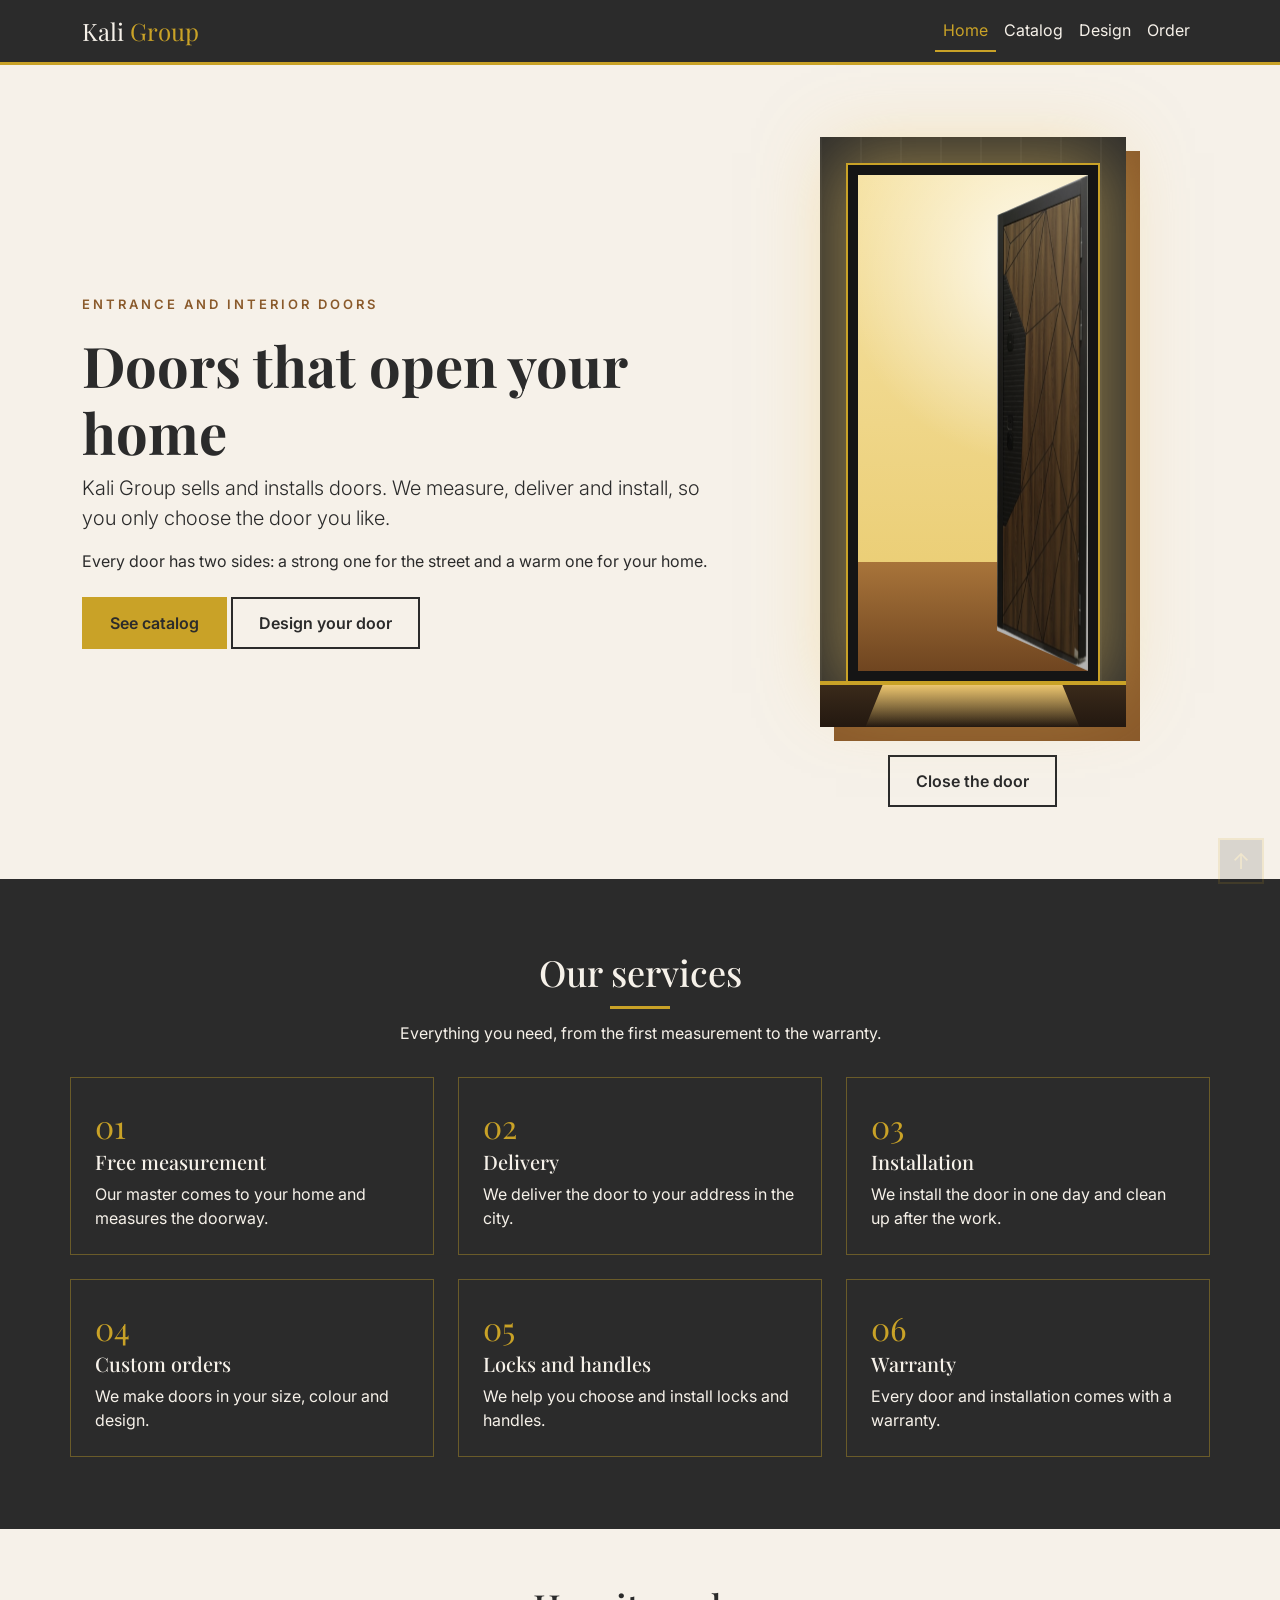
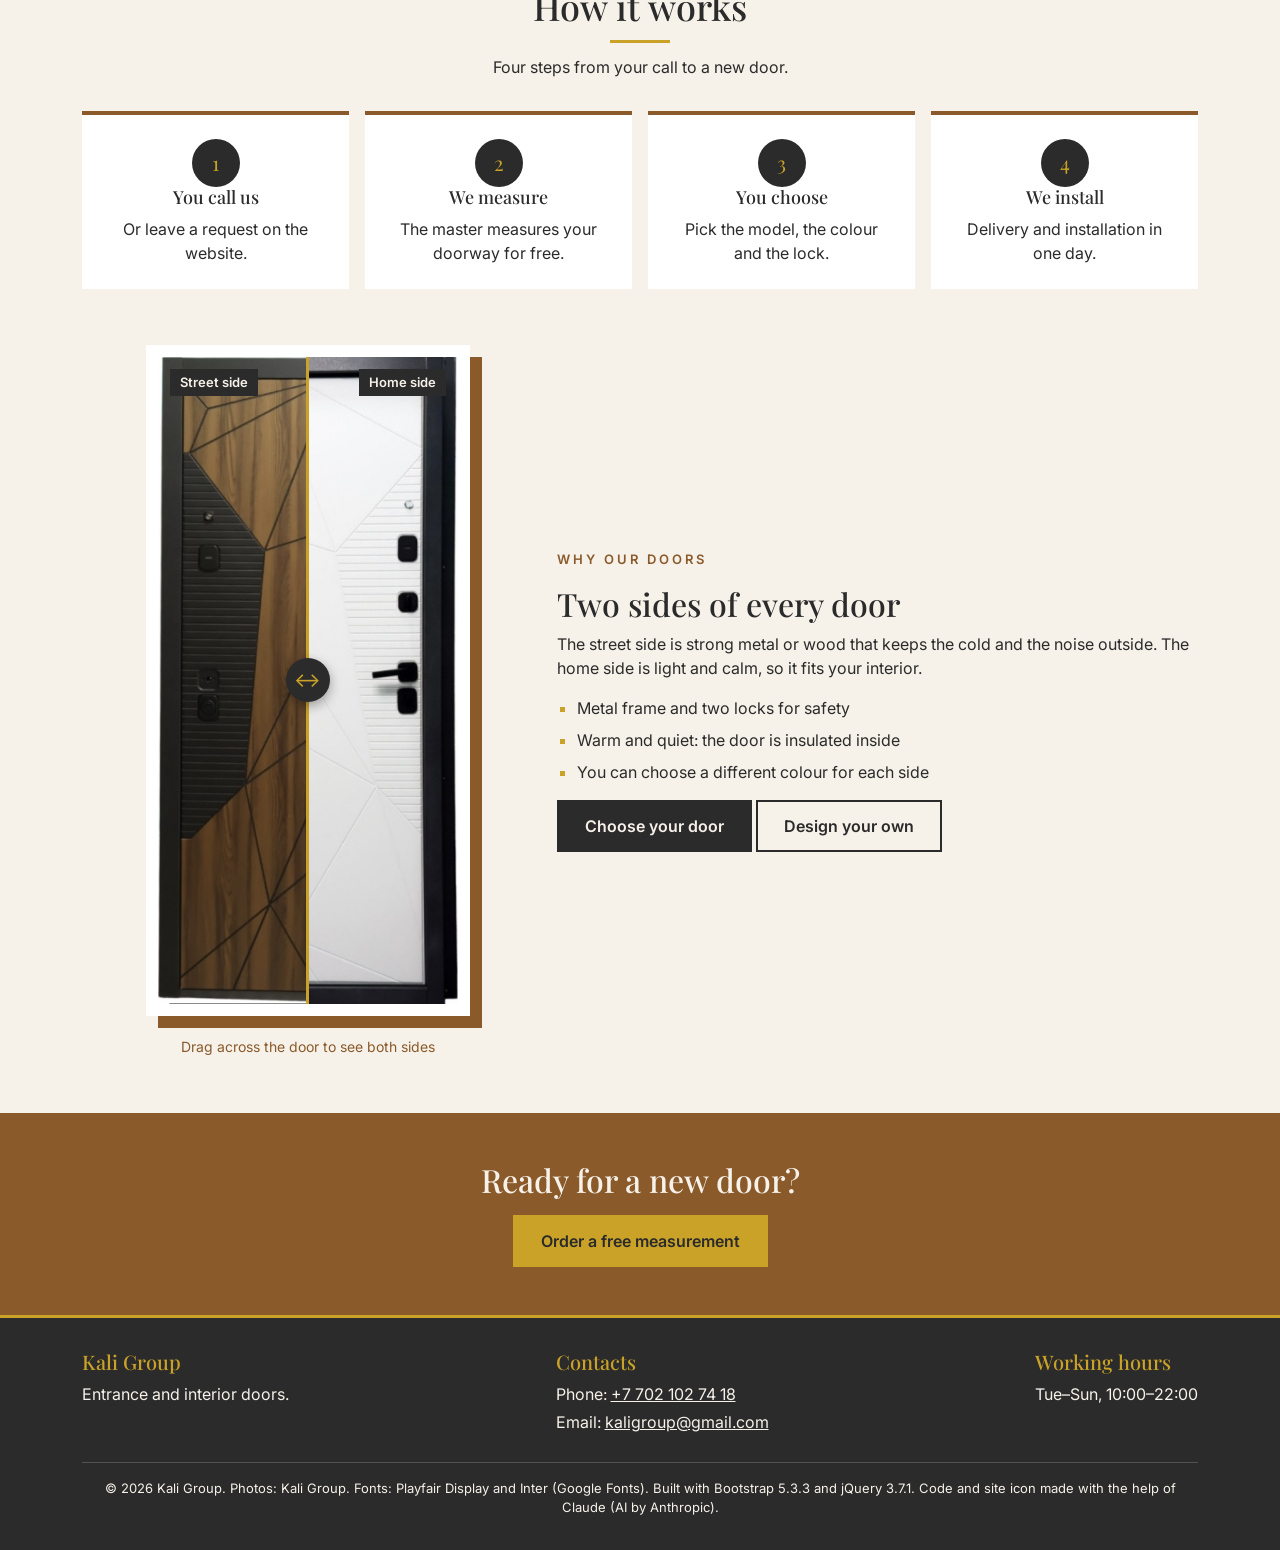
<file: index.html>
<!DOCTYPE html>
<html lang="en">
<head>
  <meta charset="UTF-8">
  <meta name="viewport" content="width=device-width, initial-scale=1">
  <title>Kali Group | Doors that open your home</title>
  <meta name="description" content="Kali Group sells and installs entrance and interior doors. Choose a door, design your own and order a free measurement.">
  <meta name="theme-color" content="#2b2b2b">

  <link rel="icon" href="favicon.svg" type="image/svg+xml">
  <link rel="icon" href="images/favicon-32.png" sizes="32x32" type="image/png">
  <link rel="icon" href="favicon.ico" sizes="48x48">
  <link rel="apple-touch-icon" href="images/apple-touch-icon.png">

  <link href="https://fonts.googleapis.com/css2?family=Inter:wght@400;600&family=Playfair+Display:wght@600;700&display=swap" rel="stylesheet">
  <link href="https://cdn.jsdelivr.net/npm/bootstrap@5.3.3/dist/css/bootstrap.min.css" rel="stylesheet">
  <link href="css/style.css" rel="stylesheet">
</head>
<body>

  <header class="sticky-top">
    <nav class="navbar navbar-expand-md site-nav" aria-label="Main menu">
      <div class="container">
        <a class="navbar-brand" href="index.html">Kali <span>Group</span></a>

        <button class="navbar-toggler" type="button" data-bs-toggle="collapse" data-bs-target="#mainMenu"
                aria-controls="mainMenu" aria-expanded="false" aria-label="Open menu">
          <span class="navbar-toggler-icon"></span>
        </button>

        <div class="collapse navbar-collapse" id="mainMenu">
          <ul class="navbar-nav ms-auto">
            <li class="nav-item"><a class="nav-link active" href="index.html" aria-current="page">Home</a></li>
            <li class="nav-item"><a class="nav-link" href="catalog.html">Catalog</a></li>
            <li class="nav-item"><a class="nav-link" href="design.html">Design</a></li>
            <li class="nav-item"><a class="nav-link" href="order.html">Order <span class="cart-count d-none" aria-label="doors in your order">0</span></a></li>
          </ul>
        </div>
      </div>
    </nav>
  </header>

  <main>

    <section class="hero">
      <div class="container">
        <div class="row align-items-center g-4">

          <div class="col-12 col-md-7 text-center text-md-start">
            <p class="kicker">Entrance and interior doors</p>
            <h1>Doors that open your home</h1>
            <p class="lead">Kali Group sells and installs doors. We measure, deliver and install, so you only choose the door you like.</p>
            <p class="d-none d-md-block">Every door has two sides: a strong one for the street and a warm one for your home.</p>

            <a href="catalog.html" class="button mt-2">See catalog</a>
            <a href="design.html" class="button button-line mt-2">Design your door</a>
          </div>

          <div class="col-12 col-md-5">
            <div class="door-stage" id="doorScene">
              <div class="door-frame">
                <div class="door-room"></div>
                <div class="door-leaf" role="img" aria-label="Modern door with a walnut street side"></div>
              </div>
              <div class="door-floor"><div class="door-light"></div></div>
            </div>
            <button type="button" class="button button-line door-toggle" id="doorToggle" aria-pressed="false">Open the door</button>
          </div>

        </div>
      </div>
    </section>

    <section class="services" id="services">
      <div class="services-inner">
        <h2 class="section-title">Our services</h2>
        <p class="section-text">Everything you need, from the first measurement to the warranty.</p>

        <div class="services-list">
          <article class="service-item">
            <p class="service-number">01</p>
            <h3>Free measurement</h3>
            <p>Our master comes to your home and measures the doorway.</p>
          </article>
          <article class="service-item">
            <p class="service-number">02</p>
            <h3>Delivery</h3>
            <p>We deliver the door to your address in the city.</p>
          </article>
          <article class="service-item">
            <p class="service-number">03</p>
            <h3>Installation</h3>
            <p>We install the door in one day and clean up after the work.</p>
          </article>
          <article class="service-item">
            <p class="service-number">04</p>
            <h3>Custom orders</h3>
            <p>We make doors in your size, colour and design.</p>
          </article>
          <article class="service-item">
            <p class="service-number">05</p>
            <h3>Locks and handles</h3>
            <p>We help you choose and install locks and handles.</p>
          </article>
          <article class="service-item">
            <p class="service-number">06</p>
            <h3>Warranty</h3>
            <p>Every door and installation comes with a warranty.</p>
          </article>
        </div>
      </div>
    </section>

    <section class="section" id="steps">
      <div class="container">
        <h2 class="section-title">How it works</h2>
        <p class="section-text">Four steps from your call to a new door.</p>

        <div class="steps">
          <article class="step">
            <p class="step-number">1</p>
            <h3>You call us</h3>
            <p>Or leave a request on the website.</p>
          </article>
          <article class="step">
            <p class="step-number">2</p>
            <h3>We measure</h3>
            <p>The master measures your doorway for free.</p>
          </article>
          <article class="step">
            <p class="step-number">3</p>
            <h3>You choose</h3>
            <p>Pick the model, the colour and the lock.</p>
          </article>
          <article class="step">
            <p class="step-number">4</p>
            <h3>We install</h3>
            <p>Delivery and installation in one day.</p>
          </article>
        </div>
      </div>
    </section>

    <section class="section pt-0" id="two-sides">
      <div class="container">
        <div class="row align-items-center g-4">

          <div class="col-12 col-md-5 order-2 order-md-1">
            <div class="photo-frame compare-frame mb-0">
              <div class="compare" id="compare">
                <img src="images/door-modern-inside.jpg" alt="Modern door, white home side with lines">
                <div class="compare-top"><img src="images/door-modern-outside.jpg" alt="Modern door, walnut street side with lines"></div>
                <input type="range" class="compare-range" id="compareRange" min="0" max="100" value="50" aria-label="Move to compare the street side and the home side of the door">
                <span class="compare-line"></span>
                <span class="compare-knob" aria-hidden="true">↔</span>
                <span class="compare-tag compare-tag-left">Street side</span>
                <span class="compare-tag compare-tag-right">Home side</span>
              </div>
            </div>
            <p class="compare-hint">Drag across the door to see both sides</p>
          </div>

          <div class="col-12 col-md-7 order-1 order-md-2">
            <p class="kicker">Why our doors</p>
            <h2>Two sides of every door</h2>
            <p>The street side is strong metal or wood that keeps the cold and the noise outside. The home side is light and calm, so it fits your interior.</p>
            <ul class="check-list">
              <li>Metal frame and two locks for safety</li>
              <li>Warm and quiet: the door is insulated inside</li>
              <li>You can choose a different colour for each side</li>
            </ul>
            <a href="catalog.html" class="button button-dark">Choose your door</a>
            <a href="design.html" class="button button-line">Design your own</a>
          </div>

        </div>
      </div>
    </section>

    <section class="cta">
      <h2>Ready for a new door?</h2>
      <a href="order.html" class="button">Order a free measurement</a>
    </section>

  </main>

  <footer class="site-footer">
    <div class="container">
      <div class="footer-inner">
        <div>
          <h3>Kali Group</h3>
          <p>Entrance and interior doors.</p>
        </div>
        <div>
          <h3>Contacts</h3>
          <p>Phone: <a href="tel:+77021027418">+7 702 102 74 18</a></p>
          <p>Email: <a href="mailto:kaligroup@gmail.com">kaligroup@gmail.com</a></p>
        </div>
        <div>
          <h3>Working hours</h3>
          <p>Tue–Sun, 10:00–22:00</p>
        </div>
      </div>
      <p class="footer-credit">&copy; 2026 Kali Group. Photos: Kali Group. Fonts: Playfair Display and Inter (Google Fonts). Built with Bootstrap 5.3.3 and jQuery 3.7.1. Code and site icon made with the help of Claude (AI by Anthropic).</p>
    </div>
  </footer>

  <button type="button" class="to-top" id="toTop" aria-label="Back to top">↑</button>
  <div class="toast-note" id="toast" role="status" aria-live="polite"></div>

  <script src="https://cdn.jsdelivr.net/npm/jquery@3.7.1/dist/jquery.min.js"></script>
  <script src="https://cdn.jsdelivr.net/npm/bootstrap@5.3.3/dist/js/bootstrap.bundle.min.js"></script>
  <script src="js/shared.js"></script>
  <script src="js/effects.js"></script>
  <script src="js/home.js"></script>
</body>
</html>
</file>
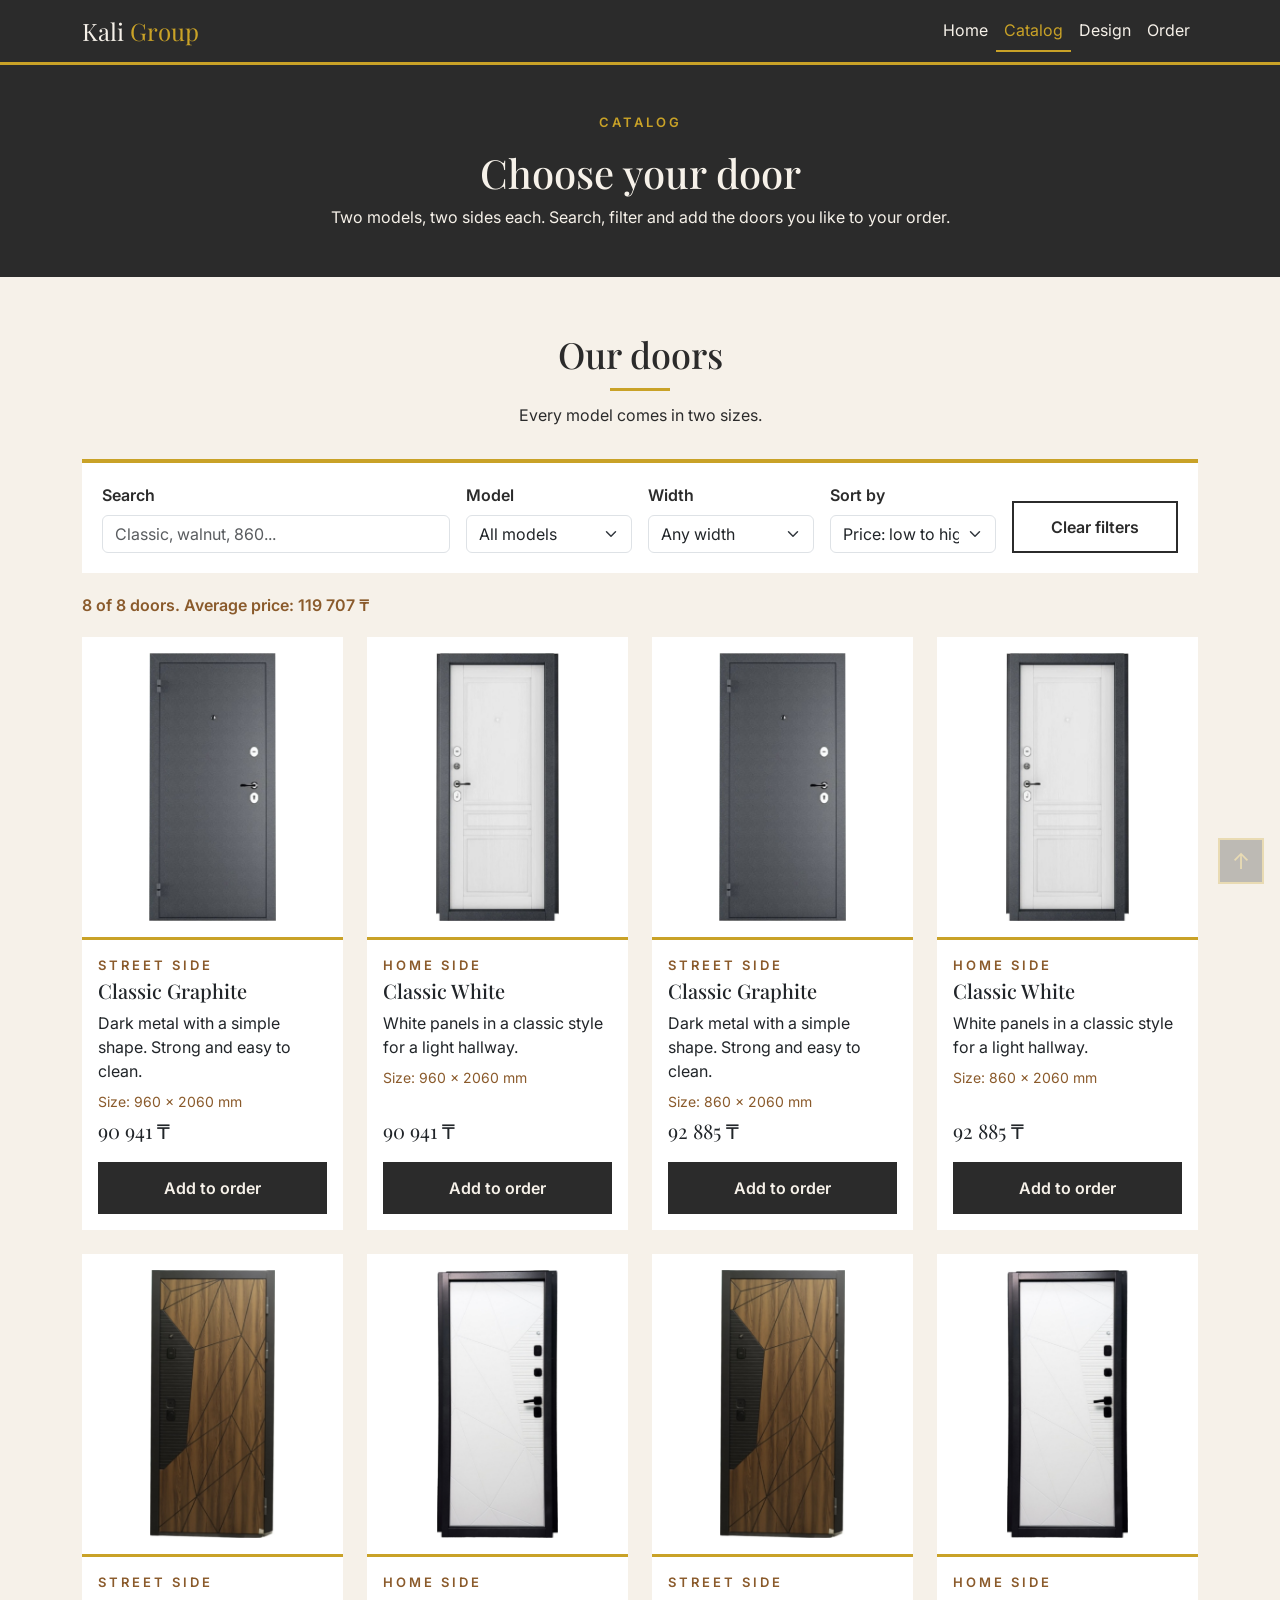
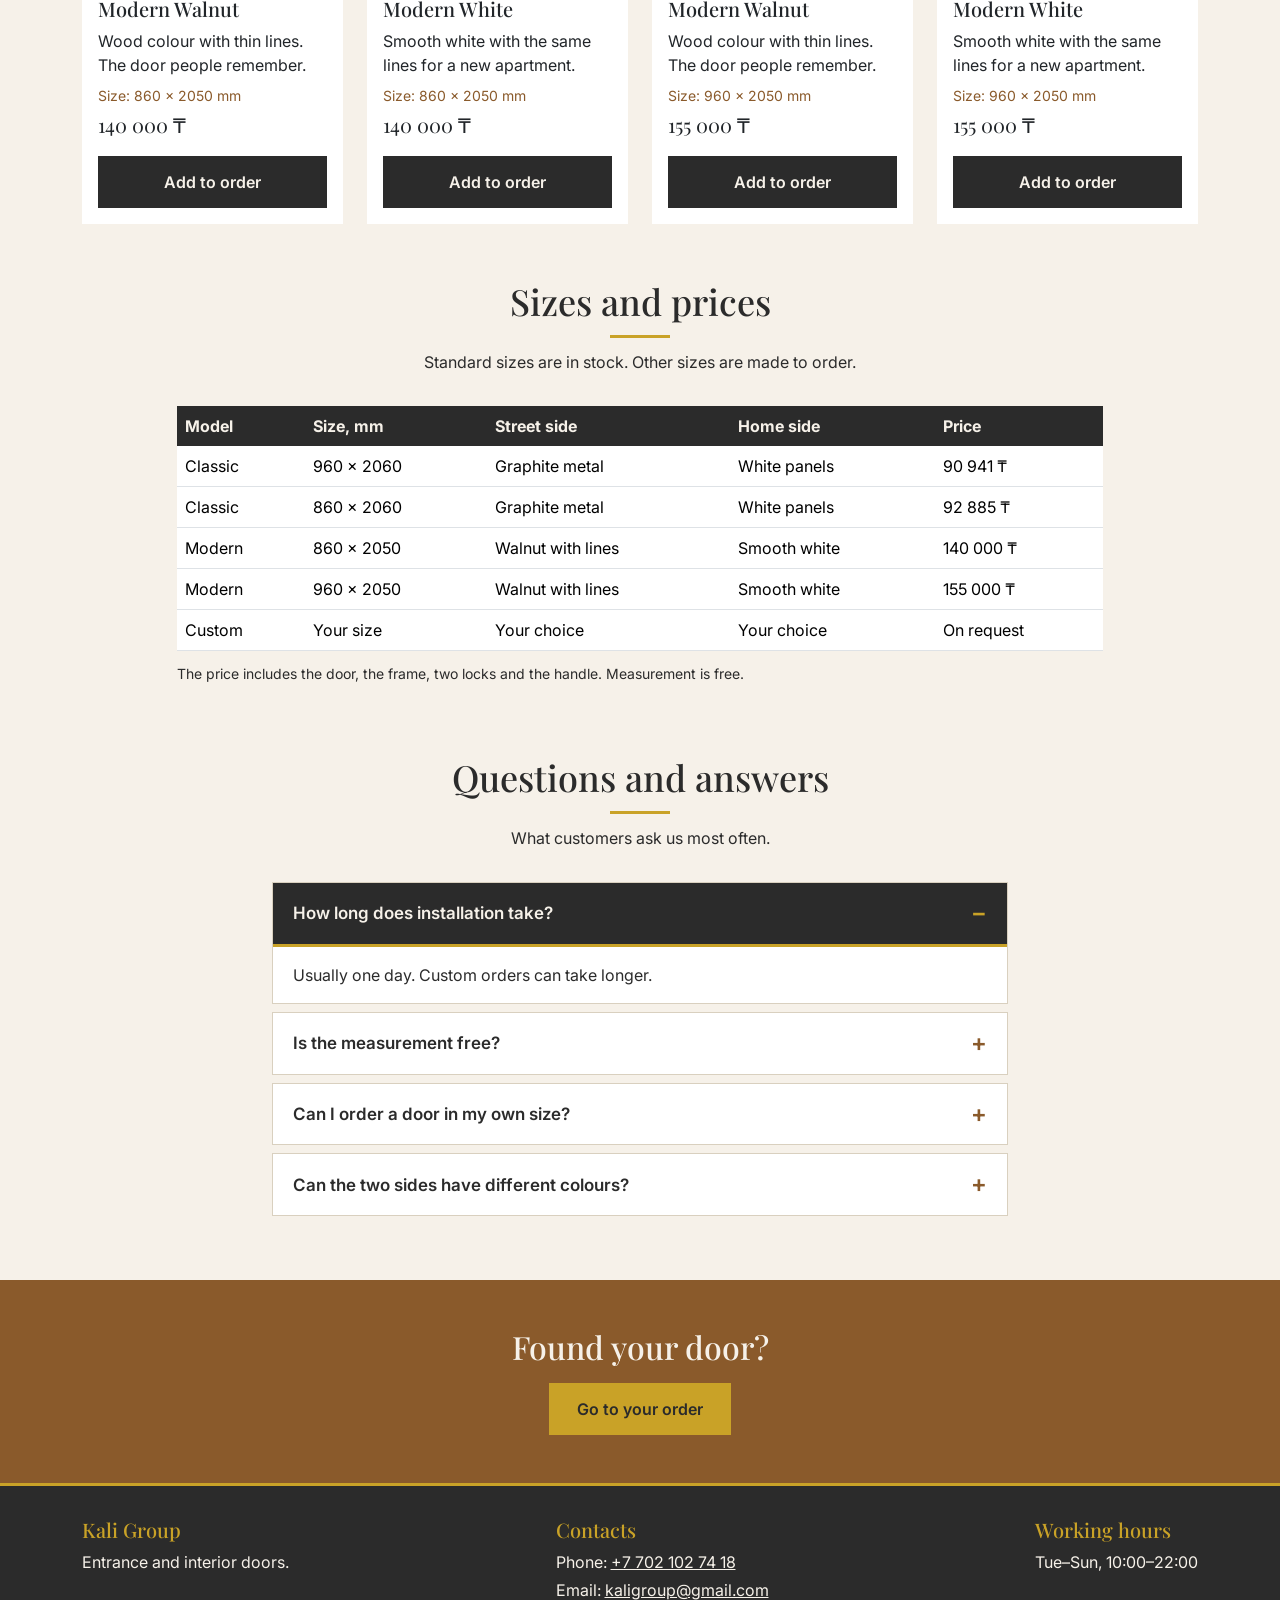
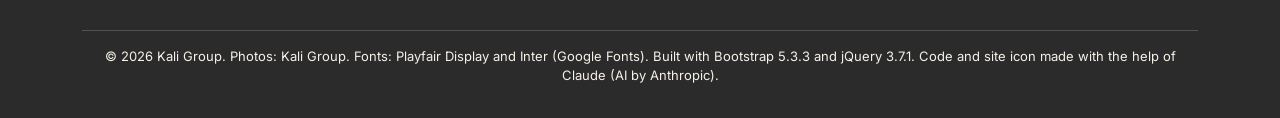
<file: catalog.html>
<!DOCTYPE html>
<html lang="en">
<head>
  <meta charset="UTF-8">
  <meta name="viewport" content="width=device-width, initial-scale=1">
  <title>Catalog | Kali Group</title>
  <meta name="description" content="Entrance and interior doors from Kali Group: search, filter, compare prices and add doors to your order.">
  <meta name="theme-color" content="#2b2b2b">

  <link rel="icon" href="favicon.svg" type="image/svg+xml">
  <link rel="icon" href="images/favicon-32.png" sizes="32x32" type="image/png">
  <link rel="icon" href="favicon.ico" sizes="48x48">
  <link rel="apple-touch-icon" href="images/apple-touch-icon.png">

  <link href="https://fonts.googleapis.com/css2?family=Inter:wght@400;600&family=Playfair+Display:wght@600;700&display=swap" rel="stylesheet">
  <link href="https://cdn.jsdelivr.net/npm/bootstrap@5.3.3/dist/css/bootstrap.min.css" rel="stylesheet">
  <link href="css/style.css" rel="stylesheet">
</head>
<body>

  <header class="sticky-top">
    <nav class="navbar navbar-expand-md site-nav" aria-label="Main menu">
      <div class="container">
        <a class="navbar-brand" href="index.html">Kali <span>Group</span></a>

        <button class="navbar-toggler" type="button" data-bs-toggle="collapse" data-bs-target="#mainMenu"
                aria-controls="mainMenu" aria-expanded="false" aria-label="Open menu">
          <span class="navbar-toggler-icon"></span>
        </button>

        <div class="collapse navbar-collapse" id="mainMenu">
          <ul class="navbar-nav ms-auto">
            <li class="nav-item"><a class="nav-link" href="index.html">Home</a></li>
            <li class="nav-item"><a class="nav-link active" href="catalog.html" aria-current="page">Catalog</a></li>
            <li class="nav-item"><a class="nav-link" href="design.html">Design</a></li>
            <li class="nav-item"><a class="nav-link" href="order.html">Order <span class="cart-count d-none" aria-label="doors in your order">0</span></a></li>
          </ul>
        </div>
      </div>
    </nav>
  </header>

  <main>

    <section class="page-head">
      <p class="kicker">Catalog</p>
      <h1>Choose your door</h1>
      <p class="mb-0">Two models, two sides each. Search, filter and add the doors you like to your order.</p>
    </section>

    <section class="section" id="doors">
      <div class="container">
        <h2 class="section-title">Our doors</h2>
        <p class="section-text">Every model comes in two sizes.</p>

        <div class="filters mb-3" role="search" aria-label="Find a door">
          <div class="row g-3 align-items-end">
            <div class="col-12 col-lg-4">
              <label for="search" class="form-label">Search</label>
              <input type="search" id="search" class="form-control" placeholder="Classic, walnut, 860..." maxlength="40" autocomplete="off">
            </div>
            <div class="col-6 col-md-3 col-lg-2">
              <label for="modelFilter" class="form-label">Model</label>
              <select id="modelFilter" class="form-select">
                <option value="all">All models</option>
                <option value="Classic">Classic</option>
                <option value="Modern">Modern</option>
              </select>
            </div>
            <div class="col-6 col-md-3 col-lg-2">
              <label for="sizeFilter" class="form-label">Width</label>
              <select id="sizeFilter" class="form-select">
                <option value="all">Any width</option>
                <option value="860">860 mm</option>
                <option value="960">960 mm</option>
              </select>
            </div>
            <div class="col-6 col-md-3 col-lg-2">
              <label for="sortBy" class="form-label">Sort by</label>
              <select id="sortBy" class="form-select">
                <option value="low">Price: low to high</option>
                <option value="high">Price: high to low</option>
                <option value="name">Name A–Z</option>
              </select>
            </div>
            <div class="col-6 col-md-3 col-lg-2">
              <button type="button" class="button button-line w-100" id="resetFilters">Clear filters</button>
            </div>
          </div>
        </div>

        <p class="result-info" id="resultInfo" aria-live="polite"></p>

        <div class="row g-4" id="doorGrid"></div>

        <div class="empty-state d-none" id="emptyState">
          <h3 class="h5">No doors found</h3>
          <p>Try another word or clear the filters.</p>
          <button type="button" class="button button-dark" id="emptyReset">Clear filters</button>
        </div>
        <noscript><p>Please turn on JavaScript to see the doors.</p></noscript>
      </div>
    </section>

    <section class="section pt-0" id="prices">
      <div class="container">
        <h2 class="section-title">Sizes and prices</h2>
        <p class="section-text">Standard sizes are in stock. Other sizes are made to order.</p>

        <div class="row justify-content-center">
          <div class="col-12 col-lg-10">
            <div class="table-responsive">
              <table class="table price-table">
                <thead>
                  <tr>
                    <th scope="col">Model</th>
                    <th scope="col">Size, mm</th>
                    <th scope="col" class="d-none d-md-table-cell">Street side</th>
                    <th scope="col" class="d-none d-md-table-cell">Home side</th>
                    <th scope="col">Price</th>
                  </tr>
                </thead>
                <tbody>
                  <tr>
                    <td>Classic</td>
                    <td>960 × 2060</td>
                    <td class="d-none d-md-table-cell">Graphite metal</td>
                    <td class="d-none d-md-table-cell">White panels</td>
                    <td>90 941 ₸</td>
                  </tr>
                  <tr>
                    <td>Classic</td>
                    <td>860 × 2060</td>
                    <td class="d-none d-md-table-cell">Graphite metal</td>
                    <td class="d-none d-md-table-cell">White panels</td>
                    <td>92 885 ₸</td>
                  </tr>
                  <tr>
                    <td>Modern</td>
                    <td>860 × 2050</td>
                    <td class="d-none d-md-table-cell">Walnut with lines</td>
                    <td class="d-none d-md-table-cell">Smooth white</td>
                    <td>140 000 ₸</td>
                  </tr>
                  <tr>
                    <td>Modern</td>
                    <td>960 × 2050</td>
                    <td class="d-none d-md-table-cell">Walnut with lines</td>
                    <td class="d-none d-md-table-cell">Smooth white</td>
                    <td>155 000 ₸</td>
                  </tr>
                  <tr>
                    <td>Custom</td>
                    <td>Your size</td>
                    <td class="d-none d-md-table-cell">Your choice</td>
                    <td class="d-none d-md-table-cell">Your choice</td>
                    <td>On request</td>
                  </tr>
                </tbody>
              </table>
            </div>
            <p class="table-note">The price includes the door, the frame, two locks and the handle. Measurement is free.</p>
          </div>
        </div>
      </div>
    </section>

    <section class="section pt-0" id="faq">
      <div class="container">
        <h2 class="section-title">Questions and answers</h2>
        <p class="section-text">What customers ask us most often.</p>

        <div class="row justify-content-center">
          <div class="col-12 col-lg-8">

            <div class="faq-item">
              <h3><button type="button" class="faq-question" id="faqQ1" aria-expanded="true" aria-controls="faqA1">How long does installation take?</button></h3>
              <div class="faq-answer" id="faqA1" role="region" aria-labelledby="faqQ1" style="display: block;">Usually one day. Custom orders can take longer.</div>
            </div>

            <div class="faq-item">
              <h3><button type="button" class="faq-question" id="faqQ2" aria-expanded="false" aria-controls="faqA2">Is the measurement free?</button></h3>
              <div class="faq-answer" id="faqA2" role="region" aria-labelledby="faqQ2">Yes, the measurement is free when you order a door from us.</div>
            </div>

            <div class="faq-item">
              <h3><button type="button" class="faq-question" id="faqQ3" aria-expanded="false" aria-controls="faqA3">Can I order a door in my own size?</button></h3>
              <div class="faq-answer" id="faqA3" role="region" aria-labelledby="faqQ3">Yes, we make doors in any size and colour.</div>
            </div>

            <div class="faq-item">
              <h3><button type="button" class="faq-question" id="faqQ4" aria-expanded="false" aria-controls="faqA4">Can the two sides have different colours?</button></h3>
              <div class="faq-answer" id="faqA4" role="region" aria-labelledby="faqQ4">Yes. Open the <a href="design.html">Design page</a> and try the colours of both sides before you order.</div>
            </div>

          </div>
        </div>
      </div>
    </section>

    <section class="cta">
      <h2>Found your door?</h2>
      <a href="order.html" class="button">Go to your order</a>
    </section>

  </main>

  <footer class="site-footer">
    <div class="container">
      <div class="footer-inner">
        <div>
          <h3>Kali Group</h3>
          <p>Entrance and interior doors.</p>
        </div>
        <div>
          <h3>Contacts</h3>
          <p>Phone: <a href="tel:+77021027418">+7 702 102 74 18</a></p>
          <p>Email: <a href="mailto:kaligroup@gmail.com">kaligroup@gmail.com</a></p>
        </div>
        <div>
          <h3>Working hours</h3>
          <p>Tue–Sun, 10:00–22:00</p>
        </div>
      </div>
      <p class="footer-credit">&copy; 2026 Kali Group. Photos: Kali Group. Fonts: Playfair Display and Inter (Google Fonts). Built with Bootstrap 5.3.3 and jQuery 3.7.1. Code and site icon made with the help of Claude (AI by Anthropic).</p>
    </div>
  </footer>

  <button type="button" class="to-top" id="toTop" aria-label="Back to top">↑</button>
  <div class="toast-note" id="toast" role="status" aria-live="polite"></div>

  <script src="https://cdn.jsdelivr.net/npm/jquery@3.7.1/dist/jquery.min.js"></script>
  <script src="https://cdn.jsdelivr.net/npm/bootstrap@5.3.3/dist/js/bootstrap.bundle.min.js"></script>
  <script src="js/shared.js"></script>
  <script src="js/effects.js"></script>
  <script src="js/data.js"></script>
  <script src="js/catalog.js"></script>
</body>
</html>
</file>
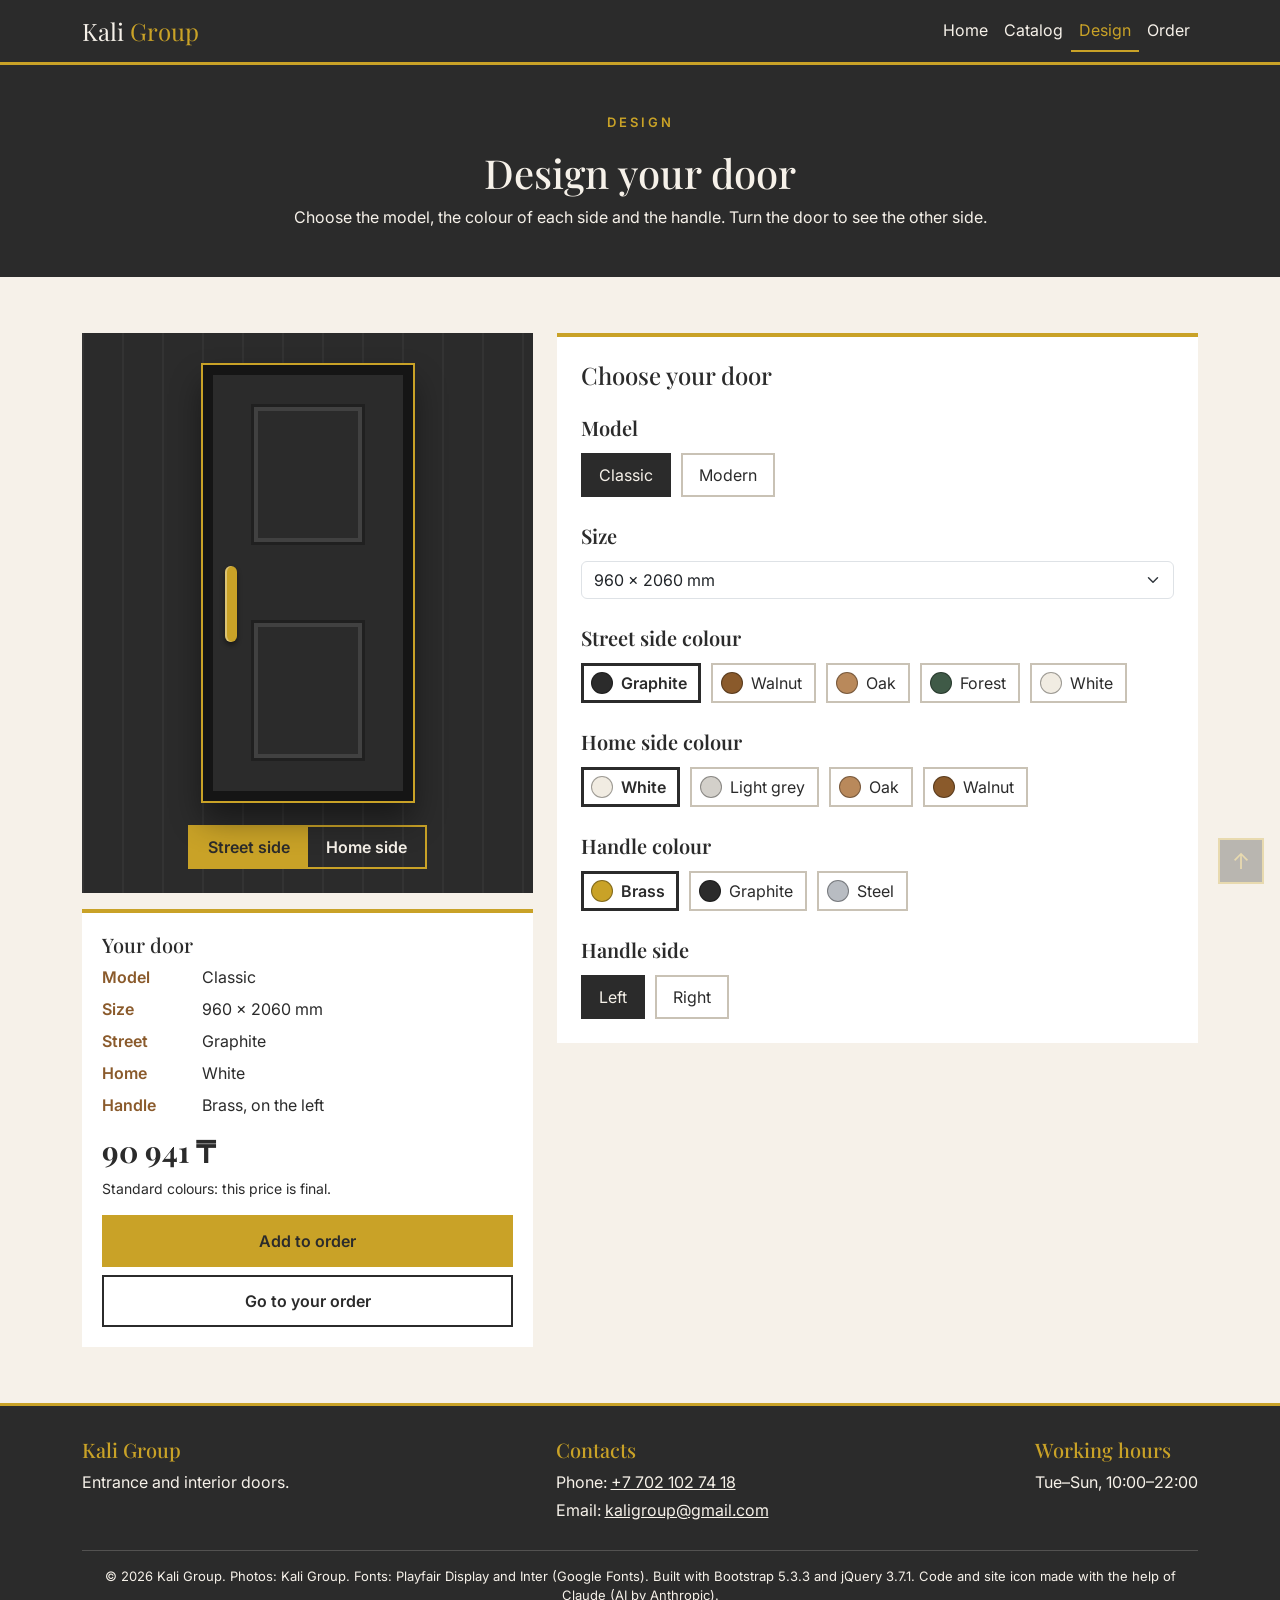
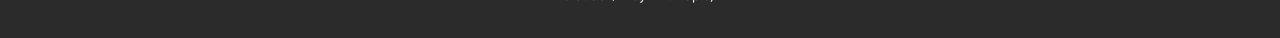
<file: design.html>
<!DOCTYPE html>
<html lang="en">
<head>
  <meta charset="UTF-8">
  <meta name="viewport" content="width=device-width, initial-scale=1">
  <title>Design your door | Kali Group</title>
  <meta name="description" content="Design your own door: choose the model, size, colour of each side and the handle, and see the price at once.">
  <meta name="theme-color" content="#2b2b2b">

  <link rel="icon" href="favicon.svg" type="image/svg+xml">
  <link rel="icon" href="images/favicon-32.png" sizes="32x32" type="image/png">
  <link rel="icon" href="favicon.ico" sizes="48x48">
  <link rel="apple-touch-icon" href="images/apple-touch-icon.png">

  <link href="https://fonts.googleapis.com/css2?family=Inter:wght@400;600&family=Playfair+Display:wght@600;700&display=swap" rel="stylesheet">
  <link href="https://cdn.jsdelivr.net/npm/bootstrap@5.3.3/dist/css/bootstrap.min.css" rel="stylesheet">
  <link href="css/style.css" rel="stylesheet">
</head>
<body>

  <header class="sticky-top">
    <nav class="navbar navbar-expand-md site-nav" aria-label="Main menu">
      <div class="container">
        <a class="navbar-brand" href="index.html">Kali <span>Group</span></a>

        <button class="navbar-toggler" type="button" data-bs-toggle="collapse" data-bs-target="#mainMenu"
                aria-controls="mainMenu" aria-expanded="false" aria-label="Open menu">
          <span class="navbar-toggler-icon"></span>
        </button>

        <div class="collapse navbar-collapse" id="mainMenu">
          <ul class="navbar-nav ms-auto">
            <li class="nav-item"><a class="nav-link" href="index.html">Home</a></li>
            <li class="nav-item"><a class="nav-link" href="catalog.html">Catalog</a></li>
            <li class="nav-item"><a class="nav-link active" href="design.html" aria-current="page">Design</a></li>
            <li class="nav-item"><a class="nav-link" href="order.html">Order <span class="cart-count d-none" aria-label="doors in your order">0</span></a></li>
          </ul>
        </div>
      </div>
    </nav>
  </header>

  <main>

    <section class="page-head">
      <p class="kicker">Design</p>
      <h1>Design your door</h1>
      <p class="mb-0">Choose the model, the colour of each side and the handle. Turn the door to see the other side.</p>
    </section>

    <section class="section">
      <div class="container">
        <div class="row g-4">

          <div class="col-12 col-lg-5">
            <div class="sticky-preview">
              <h2 class="visually-hidden-heading">Preview</h2>
              <div class="cfg-stage">
                <div class="cfg-door" id="cfgDoor" role="img" aria-label="Preview of your door">
                  <div class="cfg-inner">
                    <div class="cfg-face cfg-front"><span class="cfg-handle"></span></div>
                    <div class="cfg-face cfg-back"><span class="cfg-handle"></span></div>
                  </div>
                </div>
                <div class="segmented" role="group" aria-label="Side of the door">
                  <button type="button" class="view-btn" data-view="street" aria-pressed="true">Street side</button>
                  <button type="button" class="view-btn" data-view="home" aria-pressed="false">Home side</button>
                </div>
              </div>

              <div class="cfg-summary mt-3" aria-live="polite">
                <h3 class="h5">Your door</h3>
                <dl>
                  <dt>Model</dt><dd id="sumModel"></dd>
                  <dt>Size</dt><dd id="sumSize"></dd>
                  <dt>Street</dt><dd id="sumStreet"></dd>
                  <dt>Home</dt><dd id="sumHome"></dd>
                  <dt>Handle</dt><dd id="sumHandle"></dd>
                </dl>
                <p class="cfg-price mb-1" id="sumPrice"></p>
                <p class="cfg-note" id="sumNote"></p>
                <button type="button" class="button w-100" id="addConfig">Add to order</button>
                <a href="order.html" class="button button-line w-100 mt-2">Go to your order</a>
              </div>
            </div>
          </div>

          <div class="col-12 col-lg-7">
            <div class="cfg-panel">
              <h2 class="h4 mb-4">Choose your door</h2>

              <fieldset>
                <legend>Model</legend>
                <div class="choice-row" id="modelChoices">
                  <label class="choice"><input type="radio" name="model" value="Classic" checked><span class="choice-box">Classic</span></label>
                  <label class="choice"><input type="radio" name="model" value="Modern"><span class="choice-box">Modern</span></label>
                </div>
              </fieldset>

              <div class="mb-4">
                <label for="sizeSelect" class="cfg-label">Size</label>
                <select id="sizeSelect" class="form-select"></select>
              </div>

              <fieldset>
                <legend>Street side colour</legend>
                <div class="choice-row" id="streetSwatches"></div>
              </fieldset>

              <fieldset>
                <legend>Home side colour</legend>
                <div class="choice-row" id="homeSwatches"></div>
              </fieldset>

              <fieldset>
                <legend>Handle colour</legend>
                <div class="choice-row" id="handleSwatches"></div>
              </fieldset>

              <fieldset class="mb-0">
                <legend>Handle side</legend>
                <div class="choice-row" id="handleSideChoices">
                  <label class="choice"><input type="radio" name="handleSide" value="left" checked><span class="choice-box">Left</span></label>
                  <label class="choice"><input type="radio" name="handleSide" value="right"><span class="choice-box">Right</span></label>
                </div>
              </fieldset>
            </div>
          </div>

        </div>
      </div>
    </section>

  </main>

  <footer class="site-footer">
    <div class="container">
      <div class="footer-inner">
        <div>
          <h3>Kali Group</h3>
          <p>Entrance and interior doors.</p>
        </div>
        <div>
          <h3>Contacts</h3>
          <p>Phone: <a href="tel:+77021027418">+7 702 102 74 18</a></p>
          <p>Email: <a href="mailto:kaligroup@gmail.com">kaligroup@gmail.com</a></p>
        </div>
        <div>
          <h3>Working hours</h3>
          <p>Tue–Sun, 10:00–22:00</p>
        </div>
      </div>
      <p class="footer-credit">&copy; 2026 Kali Group. Photos: Kali Group. Fonts: Playfair Display and Inter (Google Fonts). Built with Bootstrap 5.3.3 and jQuery 3.7.1. Code and site icon made with the help of Claude (AI by Anthropic).</p>
    </div>
  </footer>

  <button type="button" class="to-top" id="toTop" aria-label="Back to top">↑</button>
  <div class="toast-note" id="toast" role="status" aria-live="polite"></div>

  <script src="https://cdn.jsdelivr.net/npm/jquery@3.7.1/dist/jquery.min.js"></script>
  <script src="https://cdn.jsdelivr.net/npm/bootstrap@5.3.3/dist/js/bootstrap.bundle.min.js"></script>
  <script src="js/shared.js"></script>
  <script src="js/effects.js"></script>
  <script src="js/design.js"></script>
</body>
</html>
</file>
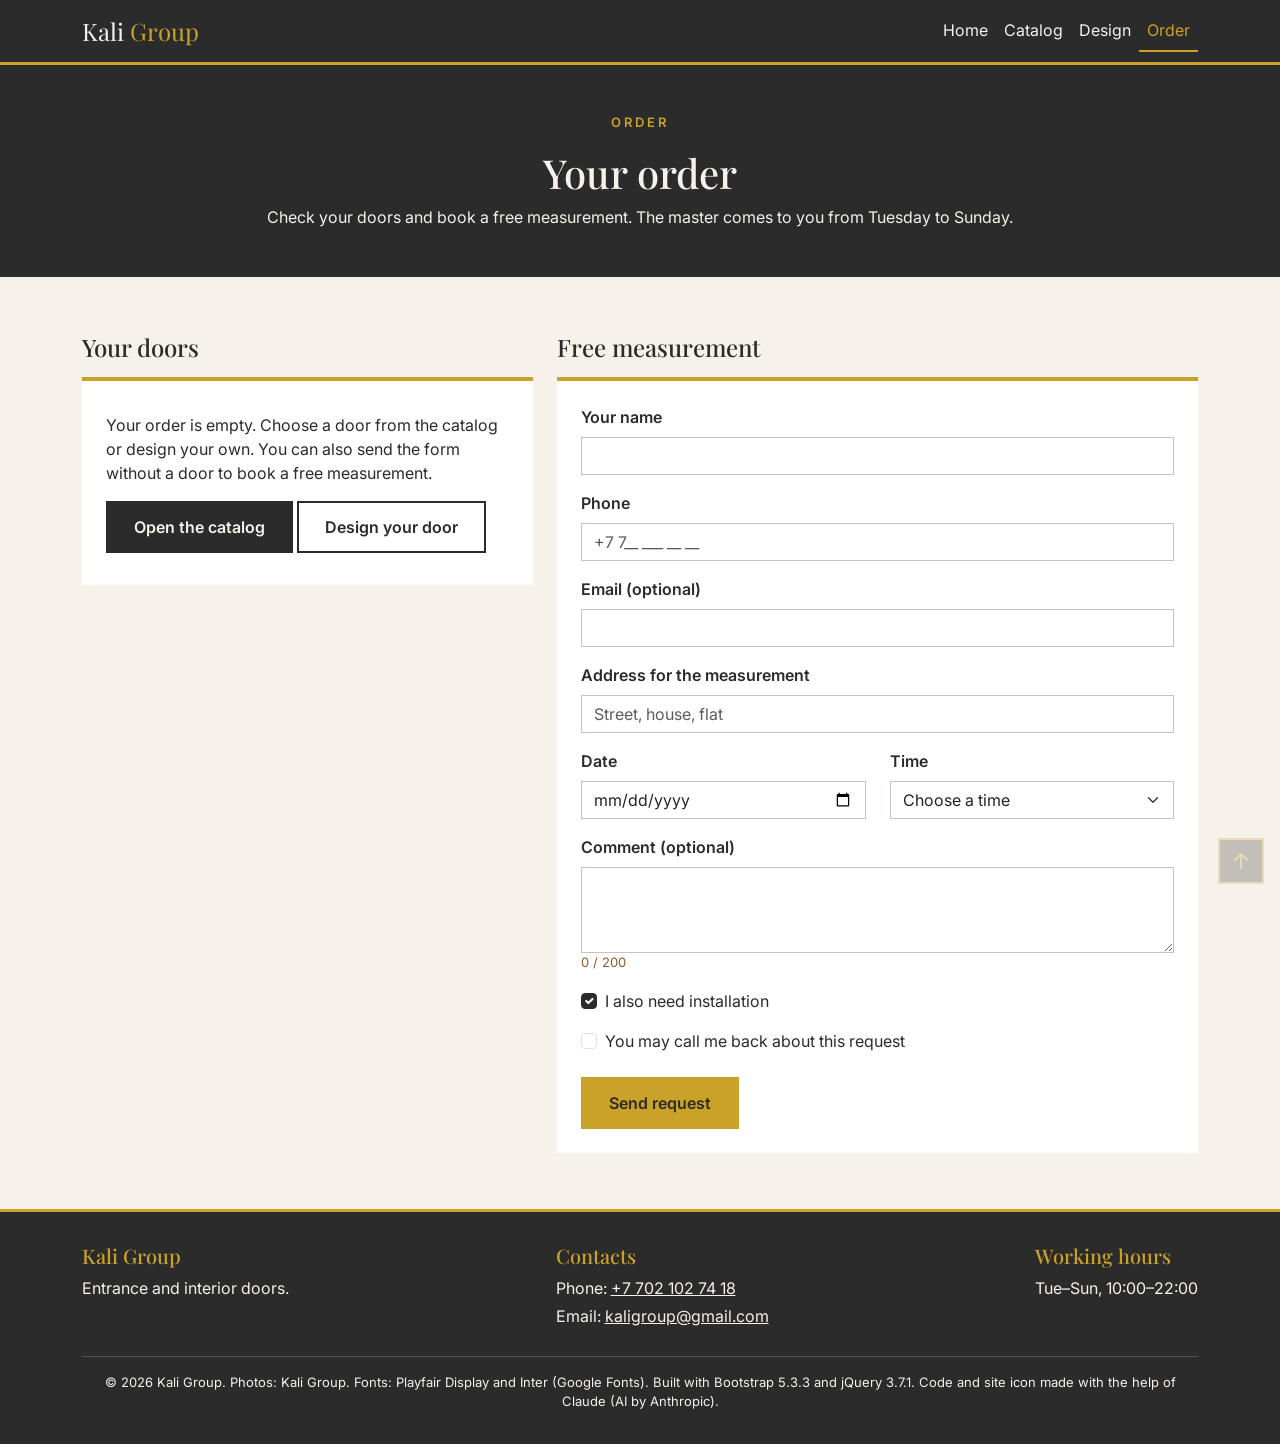
<file: order.html>
<!DOCTYPE html>
<html lang="en">
<head>
  <meta charset="UTF-8">
  <meta name="viewport" content="width=device-width, initial-scale=1">
  <title>Your order | Kali Group</title>
  <meta name="description" content="Check the doors in your order and book a free measurement with Kali Group.">
  <meta name="theme-color" content="#2b2b2b">

  <link rel="icon" href="favicon.svg" type="image/svg+xml">
  <link rel="icon" href="images/favicon-32.png" sizes="32x32" type="image/png">
  <link rel="icon" href="favicon.ico" sizes="48x48">
  <link rel="apple-touch-icon" href="images/apple-touch-icon.png">

  <link href="https://fonts.googleapis.com/css2?family=Inter:wght@400;600&family=Playfair+Display:wght@600;700&display=swap" rel="stylesheet">
  <link href="https://cdn.jsdelivr.net/npm/bootstrap@5.3.3/dist/css/bootstrap.min.css" rel="stylesheet">
  <link href="css/style.css" rel="stylesheet">
</head>
<body>

  <header class="sticky-top">
    <nav class="navbar navbar-expand-md site-nav" aria-label="Main menu">
      <div class="container">
        <a class="navbar-brand" href="index.html">Kali <span>Group</span></a>

        <button class="navbar-toggler" type="button" data-bs-toggle="collapse" data-bs-target="#mainMenu"
                aria-controls="mainMenu" aria-expanded="false" aria-label="Open menu">
          <span class="navbar-toggler-icon"></span>
        </button>

        <div class="collapse navbar-collapse" id="mainMenu">
          <ul class="navbar-nav ms-auto">
            <li class="nav-item"><a class="nav-link" href="index.html">Home</a></li>
            <li class="nav-item"><a class="nav-link" href="catalog.html">Catalog</a></li>
            <li class="nav-item"><a class="nav-link" href="design.html">Design</a></li>
            <li class="nav-item"><a class="nav-link active" href="order.html" aria-current="page">Order <span class="cart-count d-none" aria-label="doors in your order">0</span></a></li>
          </ul>
        </div>
      </div>
    </nav>
  </header>

  <main>

    <section class="page-head">
      <p class="kicker">Order</p>
      <h1>Your order</h1>
      <p class="mb-0">Check your doors and book a free measurement. The master comes to you from Tuesday to Sunday.</p>
    </section>

    <section class="section">
      <div class="container">

        <div class="success-box" id="successBox" role="status">
          <h2 class="h4">Request sent</h2>
          <p id="successText"></p>
          <a href="catalog.html" class="button">Back to the catalog</a>
          <a href="tel:+77021027418" class="button button-line">Call us</a>
        </div>

        <div class="row g-4">

          <div class="col-12 col-lg-5">
            <h2 class="h4 mb-3">Your doors</h2>
            <div class="cart-box" id="cartList"></div>
          </div>

          <div class="col-12 col-lg-7">
            <h2 class="h4 mb-3">Free measurement</h2>
            <form class="order-form" id="orderForm" novalidate>
              <div class="mb-3">
                <label for="name" class="form-label">Your name</label>
                <input type="text" id="name" name="name" class="form-control" autocomplete="name" aria-describedby="nameError" aria-required="true">
                <div class="invalid-feedback" id="nameError"></div>
              </div>
              <div class="mb-3">
                <label for="phone" class="form-label">Phone</label>
                <input type="tel" id="phone" name="phone" class="form-control" placeholder="+7 7__ ___ __ __" autocomplete="tel" aria-describedby="phoneError" aria-required="true">
                <div class="invalid-feedback" id="phoneError"></div>
              </div>
              <div class="mb-3">
                <label for="email" class="form-label">Email (optional)</label>
                <input type="email" id="email" name="email" class="form-control" autocomplete="email" aria-describedby="emailError">
                <div class="invalid-feedback" id="emailError"></div>
              </div>
              <div class="mb-3">
                <label for="address" class="form-label">Address for the measurement</label>
                <input type="text" id="address" name="address" class="form-control" placeholder="Street, house, flat" autocomplete="street-address" aria-describedby="addressError" aria-required="true">
                <div class="invalid-feedback" id="addressError"></div>
              </div>

              <div class="row">
                <div class="col-12 col-md-6">
              <div class="mb-3">
                <label for="date" class="form-label">Date</label>
                <input type="date" id="date" name="date" class="form-control" aria-describedby="dateError" aria-required="true">
                <div class="invalid-feedback" id="dateError"></div>
              </div>

                </div>
                <div class="col-12 col-md-6">
              <div class="mb-3">
                <label for="slot" class="form-label">Time</label>
                <select id="slot" name="slot" class="form-select" aria-describedby="slotError" aria-required="true"><option value="">Choose a time</option><option value="morning">10:00–13:00</option><option value="day">13:00–17:00</option><option value="evening">17:00–22:00</option></select>
                <div class="invalid-feedback" id="slotError"></div>
              </div>

                </div>
              </div>
              <div class="mb-3">
                <label for="comment" class="form-label">Comment (optional)</label>
                <textarea id="comment" name="comment" class="form-control" rows="3" aria-describedby="commentError commentCount"></textarea>
                <div class="invalid-feedback" id="commentError"></div>
                <div class="field-hint" id="commentCount">0 / 200</div>
              </div>

              <div class="form-check mb-3">
                <input type="checkbox" id="install" name="install" class="form-check-input" checked>
                <label for="install" class="form-check-label">I also need installation</label>
              </div>
              <div class="form-check mb-4">
                <input type="checkbox" id="agree" name="agree" class="form-check-input" aria-describedby="agreeError" aria-required="true">
                <label for="agree" class="form-check-label">You may call me back about this request</label>
                <div class="invalid-feedback" id="agreeError"></div>
              </div>
              <button type="submit" class="button">Send request</button>
            </form>
          </div>

        </div>
      </div>
    </section>

  </main>

  <footer class="site-footer">
    <div class="container">
      <div class="footer-inner">
        <div>
          <h3>Kali Group</h3>
          <p>Entrance and interior doors.</p>
        </div>
        <div>
          <h3>Contacts</h3>
          <p>Phone: <a href="tel:+77021027418">+7 702 102 74 18</a></p>
          <p>Email: <a href="mailto:kaligroup@gmail.com">kaligroup@gmail.com</a></p>
        </div>
        <div>
          <h3>Working hours</h3>
          <p>Tue–Sun, 10:00–22:00</p>
        </div>
      </div>
      <p class="footer-credit">&copy; 2026 Kali Group. Photos: Kali Group. Fonts: Playfair Display and Inter (Google Fonts). Built with Bootstrap 5.3.3 and jQuery 3.7.1. Code and site icon made with the help of Claude (AI by Anthropic).</p>
    </div>
  </footer>

  <button type="button" class="to-top" id="toTop" aria-label="Back to top">↑</button>
  <div class="toast-note" id="toast" role="status" aria-live="polite"></div>

  <script src="https://cdn.jsdelivr.net/npm/jquery@3.7.1/dist/jquery.min.js"></script>
  <script src="https://cdn.jsdelivr.net/npm/bootstrap@5.3.3/dist/js/bootstrap.bundle.min.js"></script>
  <script src="js/shared.js"></script>
  <script src="js/effects.js"></script>
  <script src="js/order.js"></script>
</body>
</html>
</file>
<file: css/style.css>
:root {
  --graphite: #2b2b2b;
  --walnut: #8a5a2b;
  --cream: #f6f1e9;
  --brass: #c9a227;
  --white: #ffffff;
  --error: #a4372a;
}

body {
  font-family: "Inter", sans-serif;
  background-color: var(--cream);
  color: var(--graphite);
}

h1, h2, h3 {
  font-family: "Playfair Display", serif;
}

section {
  scroll-margin-top: 70px;
}

a:focus-visible,
button:focus-visible,
input:focus-visible,
select:focus-visible,
textarea:focus-visible {
  outline: 3px solid var(--brass);
  outline-offset: 3px;
}

.section {
  padding: 56px 0;
}

.section-title {
  text-align: center;
  font-size: 30px;
  margin-bottom: 12px;
}

.section-title::after {
  content: "";
  display: block;
  width: 60px;
  height: 3px;
  margin: 12px auto 0;
  background-color: var(--brass);
}

.section-text {
  text-align: center;
  margin-bottom: 32px;
}

.kicker {
  text-transform: uppercase;
  letter-spacing: 3px;
  font-size: 13px;
  font-weight: 600;
  color: var(--walnut);
}

/* Buttons */

.button {
  display: inline-block;
  padding: 12px 26px;
  border: 2px solid var(--brass);
  background-color: var(--brass);
  color: var(--graphite);
  font-family: inherit;
  font-size: 16px;
  font-weight: 600;
  line-height: 1.5;
  text-align: center;
  text-decoration: none;
  cursor: pointer;
  transition: background-color 0.3s, color 0.3s, border-color 0.3s, transform 0.2s;
}

.button:hover {
  background-color: var(--walnut);
  border-color: var(--walnut);
  color: var(--cream);
  transform: translateY(-2px);
}

.button:active {
  transform: translateY(0);
}

.button-line {
  background-color: transparent;
  border-color: var(--graphite);
}

.button-line:hover {
  background-color: var(--graphite);
  border-color: var(--graphite);
}

.button-dark {
  background-color: var(--graphite);
  border-color: var(--graphite);
  color: var(--cream);
}

.button-dark:hover {
  background-color: var(--brass);
  border-color: var(--brass);
  color: var(--graphite);
}

/* Navbar */

.site-nav {
  background-color: var(--graphite);
  border-bottom: 3px solid var(--brass);
}

.site-nav .navbar-brand {
  font-family: "Playfair Display", serif;
  font-size: 24px;
  color: var(--cream);
}

.site-nav .navbar-brand span {
  color: var(--brass);
}

.site-nav .nav-link {
  color: var(--cream);
  border-bottom: 2px solid transparent;
  transition: color 0.3s, border-color 0.3s;
}

.site-nav .nav-link:hover,
.site-nav .nav-link.active {
  color: var(--brass);
  border-bottom-color: var(--brass);
}

.site-nav .navbar-toggler {
  border-color: var(--brass);
  border-radius: 0;
}

.site-nav .navbar-toggler-icon {
  filter: invert(1);
}

.cart-count {
  display: inline-block;
  min-width: 22px;
  margin-left: 4px;
  padding: 0 6px;
  border-radius: 11px;
  background-color: var(--brass);
  color: var(--graphite);
  font-size: 13px;
  font-weight: 600;
  line-height: 22px;
  text-align: center;
}

/* Hero with the door */

.hero {
  padding: 48px 0;
  overflow: hidden;
}

.hero h1 {
  font-size: 36px;
  font-weight: 700;
}

.door-stage {
  position: relative;
  width: max-content;
  max-width: 100%;
  margin: 0 auto;
  padding: 28px 28px 0;
  background-color: var(--graphite);
  background-image: repeating-linear-gradient(90deg, rgba(255, 255, 255, 0.04) 0 2px, transparent 2px 40px);
  box-shadow: 14px 14px 0 var(--walnut);
  cursor: pointer;
}

.door-frame {
  display: grid;
  width: 200px;
  height: 412px;
  border: 10px solid #151515;
  perspective: 1100px;
  box-shadow: 0 0 0 2px var(--brass);
  transition: box-shadow 1.4s;
}

.door-room,
.door-leaf {
  grid-area: 1 / 1;
}

.door-room {
  position: relative;
  background:
    radial-gradient(circle at 80% 18%, rgba(255, 255, 255, 0.85), transparent 45%),
    linear-gradient(#f6e3a6, #e8c96a);
}

.door-room::before {
  content: "";
  position: absolute;
  right: 0;
  bottom: 0;
  left: 0;
  height: 22%;
  background: linear-gradient(#a8743a, #6f4520);
}

.door-room::after {
  content: "";
  position: absolute;
  top: 12%;
  right: 16%;
  width: 26px;
  height: 20px;
  background-color: var(--brass);
  clip-path: polygon(20% 0, 80% 0, 100% 100%, 0 100%);
}

.door-leaf {
  position: relative;
  z-index: 1;
  background-image: url("../images/door-modern-outside.jpg");
  background-size: cover;
  background-position: center;
  transform-origin: right center;
  transition: transform 1.6s cubic-bezier(0.3, 0.7, 0.2, 1), filter 1.6s;
}

.door-stage.is-open .door-leaf {
  transform: rotateY(-68deg);
  filter: brightness(0.7);
}

.door-stage.is-open .door-frame {
  box-shadow: 0 0 0 2px var(--brass), 0 0 70px 12px rgba(240, 200, 100, 0.5);
}

.door-floor {
  position: relative;
  height: 46px;
  margin: 0 -28px;
  overflow: hidden;
  border-top: 4px solid var(--brass);
  background: linear-gradient(#3a2a1a, #231810);
}

.door-light {
  position: absolute;
  top: 0;
  left: 50%;
  width: 70%;
  height: 100%;
  transform: translateX(-50%);
  background: linear-gradient(rgba(255, 214, 120, 0.9), transparent);
  clip-path: polygon(8% 0, 92% 0, 100% 100%, 0 100%);
  opacity: 0;
  transition: opacity 1.4s;
}

.door-stage.is-open .door-light {
  opacity: 1;
}

.door-toggle {
  display: block;
  margin: 28px auto 0;
}

/* Services: own Grid */

.services {
  padding: 56px 16px;
  background-color: var(--graphite);
  color: var(--cream);
}

.services-inner {
  max-width: 1140px;
  margin: 0 auto;
}

.services-list {
  display: grid;
  grid-template-columns: 1fr;
  gap: 16px;
}

.service-item {
  padding: 24px;
  border: 1px solid rgba(201, 162, 39, 0.4);
  transition: transform 0.3s, border-color 0.3s;
}

.service-item:hover {
  transform: translateY(-6px);
  border-color: var(--brass);
}

.service-number {
  font-family: "Playfair Display", serif;
  font-size: 32px;
  color: var(--brass);
}

.service-item h3 {
  font-size: 20px;
  margin-bottom: 8px;
}

.service-item p {
  margin-bottom: 0;
}

/* Steps: Flexbox */

.steps {
  display: flex;
  flex-direction: column;
  gap: 16px;
}

.step {
  flex: 1 1 40%;
  padding: 24px;
  background-color: var(--white);
  border-top: 4px solid var(--walnut);
  text-align: center;
}

.step-number {
  display: flex;
  align-items: center;
  justify-content: center;
  width: 48px;
  height: 48px;
  margin: 0 auto 12px;
  border-radius: 50%;
  background-color: var(--graphite);
  color: var(--brass);
  font-family: "Playfair Display", serif;
  font-size: 20px;
}

.step h3 {
  font-size: 18px;
}

.step p {
  margin-bottom: 0;
}

/* Two sides: compare slider */

.photo-frame {
  padding: 12px;
  background-color: var(--white);
  box-shadow: 12px 12px 0 var(--walnut);
}

.compare-frame {
  width: 324px;
  max-width: 100%;
  margin: 0 auto;
}

.compare {
  --pos: 50%;
  position: relative;
  width: 100%;
  margin: 0 auto;
  aspect-ratio: 535 / 1153;
  overflow: hidden;
}

.compare img {
  position: absolute;
  inset: 0;
  display: block;
  width: 100%;
  height: 100%;
  object-fit: cover;
}

.compare-top {
  position: absolute;
  inset: 0;
  clip-path: inset(0 calc(100% - var(--pos)) 0 0);
}

.compare-line {
  pointer-events: none;
  position: absolute;
  top: 0;
  bottom: 0;
  left: var(--pos);
  width: 3px;
  margin-left: -1.5px;
  background-color: var(--brass);
}

.compare-knob {
  position: absolute;
  top: 50%;
  left: var(--pos);
  display: flex;
  align-items: center;
  justify-content: center;
  width: 44px;
  height: 44px;
  margin: -22px 0 0 -22px;
  border-radius: 50%;
  background-color: var(--graphite);
  color: var(--brass);
  font-size: 20px;
  box-shadow: 0 4px 12px rgba(0, 0, 0, 0.35);
  pointer-events: none;
}

.compare-tag {
  position: absolute;
  top: 12px;
  padding: 4px 10px;
  background-color: var(--graphite);
  color: var(--cream);
  font-size: 13px;
  font-weight: 600;
  pointer-events: none;
}

.compare-tag-left {
  left: 12px;
}

.compare-tag-right {
  right: 12px;
}

.compare-range {
  position: absolute;
  inset: 0;
  width: 100%;
  height: 100%;
  margin: 0;
  opacity: 0;
  cursor: ew-resize;
}

.compare-range:focus-visible ~ .compare-knob {
  outline: 3px solid var(--brass);
  outline-offset: 3px;
}

.compare-hint {
  margin: 20px 0 0;
  text-align: center;
  font-size: 14px;
  color: var(--walnut);
}

.check-list {
  padding-left: 20px;
  list-style: square;
}

.check-list li {
  margin-bottom: 8px;
}

.check-list li::marker {
  color: var(--brass);
}

/* Call to action and footer */

.cta {
  padding: 48px 16px;
  background-color: var(--walnut);
  color: var(--cream);
  text-align: center;
}

.cta h2 {
  margin-bottom: 16px;
}

.cta .button-line {
  border-color: var(--cream);
  color: var(--cream);
}

.cta .button-line:hover {
  background-color: var(--cream);
  border-color: var(--cream);
  color: var(--graphite);
}

.site-footer {
  padding: 32px 0 16px;
  background-color: var(--graphite);
  color: var(--cream);
  border-top: 3px solid var(--brass);
}

.footer-inner {
  display: flex;
  flex-direction: column;
  gap: 24px;
}

.footer-inner h3 {
  font-size: 20px;
  color: var(--brass);
}

.footer-inner p {
  margin-bottom: 4px;
}

.footer-inner a {
  color: var(--cream);
}

.footer-credit {
  margin-top: 24px;
  padding-top: 16px;
  border-top: 1px solid rgba(246, 241, 233, 0.2);
  font-size: 13px;
  text-align: center;
}

.to-top {
  position: fixed;
  right: 16px;
  bottom: 16px;
  z-index: 20;
  display: none;
  width: 46px;
  height: 46px;
  border: 2px solid var(--brass);
  background-color: var(--graphite);
  color: var(--brass);
  font-size: 22px;
  cursor: pointer;
  transition: background-color 0.3s, color 0.3s;
}

.to-top:hover {
  background-color: var(--brass);
  color: var(--graphite);
}

.toast-note {
  position: fixed;
  right: 16px;
  bottom: 74px;
  left: 16px;
  z-index: 30;
  max-width: 420px;
  margin: 0 auto;
  padding: 12px 16px;
  border-left: 4px solid var(--brass);
  background-color: var(--graphite);
  color: var(--cream);
  opacity: 0;
  pointer-events: none;
}

/* Inner pages */

.page-head {
  padding: 48px 16px;
  background-color: var(--graphite);
  color: var(--cream);
  text-align: center;
}

.page-head .kicker {
  color: var(--brass);
}

/* Catalog: filters and cards */

.filters {
  padding: 20px;
  background-color: var(--white);
  border-top: 4px solid var(--brass);
}

.filters .form-label {
  font-weight: 600;
}

.result-info {
  margin: 20px 0;
  font-weight: 600;
  color: var(--walnut);
}

.door-card {
  border: none;
  border-radius: 0;
  overflow: hidden;
  transition: transform 0.3s, box-shadow 0.3s;
}

.door-card:hover {
  transform: translateY(-8px);
  box-shadow: 0 12px 24px rgba(0, 0, 0, 0.15);
}

.door-card img {
  height: 300px;
  padding: 16px;
  object-fit: contain;
  transition: transform 0.4s;
}

.door-card:hover img {
  transform: scale(1.06);
}

.door-card .card-body {
  border-top: 3px solid var(--brass);
}

.door-size {
  margin-bottom: 4px;
  font-size: 14px;
  color: var(--walnut);
}

.door-price {
  font-family: "Playfair Display", serif;
  font-size: 20px;
}

.empty-state {
  padding: 40px 16px;
  border: 2px dashed var(--brass);
  background-color: var(--white);
  text-align: center;
}

.price-table {
  margin-bottom: 0;
}

.price-table thead th {
  background-color: var(--graphite);
  color: var(--cream);
  border: none;
}

.price-table td {
  background-color: var(--white);
  vertical-align: middle;
}

.price-table tbody tr:hover td {
  background-color: #efe6d6;
}

.table-note {
  margin-top: 12px;
  font-size: 14px;
}

/* FAQ accordion (jQuery) */

.faq-item {
  margin-bottom: 8px;
  border: 1px solid #d9d0bf;
  background-color: var(--white);
}

.faq-item h3 {
  margin: 0;
  font-size: 18px;
}

.faq-question {
  display: flex;
  align-items: center;
  justify-content: space-between;
  gap: 16px;
  width: 100%;
  padding: 16px 20px;
  border: none;
  background: none;
  color: inherit;
  font-family: "Inter", sans-serif;
  font-size: 17px;
  font-weight: 600;
  text-align: left;
  cursor: pointer;
  transition: background-color 0.3s, color 0.3s;
}

.faq-question::after {
  content: "+";
  font-size: 24px;
  color: var(--walnut);
}

.faq-question:hover {
  background-color: #efe6d6;
}

.faq-question[aria-expanded="true"] {
  background-color: var(--graphite);
  color: var(--cream);
}

.faq-question[aria-expanded="true"]::after {
  content: "−";
  color: var(--brass);
}

.faq-answer {
  display: none;
  padding: 16px 20px;
  border-top: 3px solid var(--brass);
}

/* Design page */

.cfg-stage {
  padding: 32px 16px 24px;
  background-color: var(--graphite);
  background-image: repeating-linear-gradient(90deg, rgba(255, 255, 255, 0.04) 0 2px, transparent 2px 40px);
  text-align: center;
}

.cfg-door {
  --street: #2b2b2b;
  --home: #f1ece2;
  --handle: #c9a227;
  width: 210px;
  height: 436px;
  margin: 0 auto 24px;
  perspective: 1200px;
}

.cfg-inner {
  position: relative;
  width: 100%;
  height: 100%;
  transform-style: preserve-3d;
  transition: transform 0.9s cubic-bezier(0.3, 0.7, 0.2, 1);
}

.cfg-door.show-home .cfg-inner {
  transform: rotateY(180deg);
}

.cfg-face {
  position: absolute;
  inset: 0;
  border: 10px solid #151515;
  backface-visibility: hidden;
  box-shadow: 0 0 0 2px var(--brass), 0 18px 30px rgba(0, 0, 0, 0.45);
}

.cfg-front {
  background-color: var(--street);
}

.cfg-back {
  background-color: var(--home);
  transform: rotateY(180deg);
}

.cfg-face::before,
.cfg-face::after {
  content: "";
  position: absolute;
  right: 20%;
  left: 20%;
  height: 34%;
  border: 3px solid rgba(0, 0, 0, 0.25);
  box-shadow: inset 0 0 0 4px rgba(255, 255, 255, 0.1);
}

.cfg-face::before {
  top: 7%;
}

.cfg-face::after {
  bottom: 7%;
}

.cfg-door.is-modern .cfg-face::before,
.cfg-door.is-modern .cfg-face::after {
  display: none;
}

.cfg-door.is-modern .cfg-face {
  background-image: repeating-linear-gradient(0deg, transparent 0 26px, rgba(0, 0, 0, 0.3) 26px 28px);
}

.cfg-handle {
  position: absolute;
  top: 46%;
  left: 12px;
  z-index: 1;
  width: 12px;
  height: 76px;
  border-radius: 6px;
  background-color: var(--handle);
  box-shadow: 0 3px 5px rgba(0, 0, 0, 0.45), inset 2px 0 0 rgba(255, 255, 255, 0.35);
}

.cfg-door.handle-right .cfg-handle {
  right: 12px;
  left: auto;
}

.cfg-back .cfg-handle {
  right: 12px;
  left: auto;
}

.cfg-door.handle-right .cfg-back .cfg-handle {
  right: auto;
  left: 12px;
}

.segmented {
  display: inline-flex;
  border: 2px solid var(--brass);
}

.segmented button {
  padding: 8px 18px;
  border: none;
  background: transparent;
  color: var(--cream);
  font-family: inherit;
  font-weight: 600;
  cursor: pointer;
  transition: background-color 0.3s, color 0.3s;
}

.segmented button:hover {
  background-color: rgba(201, 162, 39, 0.25);
}

.segmented button[aria-pressed="true"] {
  background-color: var(--brass);
  color: var(--graphite);
}

.cfg-summary {
  padding: 20px;
  background-color: var(--white);
  border-top: 4px solid var(--brass);
}

.cfg-summary dl {
  margin-bottom: 12px;
}

.cfg-summary dt {
  float: left;
  clear: left;
  width: 90px;
  font-weight: 600;
  color: var(--walnut);
}

.cfg-summary dd {
  margin-left: 100px;
}

.cfg-price {
  font-family: "Playfair Display", serif;
  font-size: 30px;
  font-weight: 700;
}

.cfg-note {
  font-size: 14px;
}

.cfg-panel {
  padding: 24px;
  background-color: var(--white);
  border-top: 4px solid var(--brass);
}

.cfg-panel fieldset {
  margin-bottom: 24px;
}

.cfg-panel legend,
.cfg-panel .cfg-label {
  display: block;
  float: none;
  margin-bottom: 10px;
  font-family: "Playfair Display", serif;
  font-size: 20px;
  font-weight: 600;
}

.choice-row {
  display: flex;
  flex-wrap: wrap;
  gap: 10px;
}

.choice {
  position: relative;
  display: inline-flex;
  align-items: center;
  gap: 8px;
  margin: 0;
  cursor: pointer;
}

.choice input {
  position: absolute;
  opacity: 0;
}

.choice-box,
.swatch {
  padding: 8px 16px;
  border: 2px solid #c9c2b5;
  background-color: var(--white);
  transition: border-color 0.3s, background-color 0.3s;
}

.choice:hover .choice-box,
.swatch:hover {
  border-color: var(--brass);
}

.choice input:checked + .choice-box {
  border-color: var(--graphite);
  background-color: var(--graphite);
  color: var(--cream);
}

.swatch input:checked ~ .swatch-name {
  font-weight: 600;
}

.swatch:has(input:checked) {
  border-color: var(--graphite);
  box-shadow: inset 0 0 0 1px var(--graphite);
}

.choice input:focus-visible + .choice-box,
.swatch:has(input:focus-visible) {
  outline: 3px solid var(--brass);
  outline-offset: 3px;
}

.swatch {
  padding: 6px 12px 6px 8px;
}

.swatch-dot {
  width: 22px;
  height: 22px;
  border: 1px solid rgba(0, 0, 0, 0.35);
  border-radius: 50%;
}

/* Order page */

.cart-box,
.order-form {
  padding: 24px;
  background-color: var(--white);
  border-top: 4px solid var(--brass);
}

.cart-empty {
  padding: 8px 0;
}

.cart-item {
  display: grid;
  grid-template-columns: 1fr auto;
  gap: 8px 16px;
  padding: 16px 0;
  border-bottom: 1px solid #e3dccd;
}

.cart-info {
  display: flex;
  flex-direction: column;
}

.cart-info span {
  font-size: 14px;
  color: var(--walnut);
}

.cart-qty {
  display: flex;
  align-items: center;
  gap: 8px;
}

.qty-btn {
  width: 34px;
  height: 34px;
  border: 2px solid var(--graphite);
  background-color: var(--white);
  font-size: 18px;
  line-height: 1;
  cursor: pointer;
  transition: background-color 0.3s, color 0.3s;
}

.qty-btn:hover:not(:disabled) {
  background-color: var(--graphite);
  color: var(--cream);
}

.qty-btn:disabled {
  border-color: #c9c2b5;
  color: #c9c2b5;
  cursor: not-allowed;
}

.qty-number {
  min-width: 24px;
  text-align: center;
  font-weight: 600;
}

.cart-line {
  display: flex;
  flex-direction: column;
  align-items: flex-end;
  grid-column: 2;
  grid-row: 1 / span 2;
}

.cart-price {
  font-family: "Playfair Display", serif;
  font-size: 18px;
  font-weight: 700;
}

.remove-btn {
  padding: 0;
  border: none;
  background: none;
  color: var(--error);
  font-size: 14px;
  text-decoration: underline;
  cursor: pointer;
}

.remove-btn:hover {
  color: var(--graphite);
}

.cart-total {
  display: flex;
  justify-content: space-between;
  padding-top: 16px;
  font-size: 18px;
}

.cart-total strong {
  font-family: "Playfair Display", serif;
  font-size: 24px;
}

.order-form .form-label {
  font-weight: 600;
}

.order-form .form-control,
.order-form .form-select {
  border-radius: 0;
  border-color: #c9c2b5;
}

.order-form .form-control:focus,
.order-form .form-select:focus {
  border-color: var(--brass);
  box-shadow: 0 0 0 3px rgba(201, 162, 39, 0.25);
}

.order-form .form-control.is-invalid,
.order-form .form-select.is-invalid {
  border-color: var(--error);
  background-image: none;
  padding-right: 12px;
}

.order-form .invalid-feedback,
.order-form .form-check-input.is-invalid ~ .invalid-feedback {
  color: var(--error);
  font-weight: 600;
}

.order-form .form-check-input:checked {
  background-color: var(--graphite);
  border-color: var(--graphite);
}

.order-form .form-check-input.is-invalid {
  border-color: var(--error);
}

.field-hint {
  font-size: 13px;
  color: var(--walnut);
}

.success-box {
  display: none;
  margin-bottom: 24px;
  padding: 24px;
  border-left: 6px solid var(--brass);
  background-color: var(--graphite);
  color: var(--cream);
}

.success-box h3 {
  color: var(--brass);
}

.success-box .button-line {
  border-color: var(--cream);
  color: var(--cream);
}

.success-box .button-line:hover {
  background-color: var(--cream);
  border-color: var(--cream);
  color: var(--graphite);
}

/* Media queries (mobile-first) */

.visually-hidden-heading {
  position: absolute;
  width: 1px;
  height: 1px;
  overflow: hidden;
  clip: rect(0 0 0 0);
}

@media (min-width: 768px) {
  .section-title {
    font-size: 36px;
  }

  .hero {
    padding: 72px 0;
  }

  .hero h1 {
    font-size: 48px;
  }

  .door-frame {
    width: 250px;
    height: 516px;
  }

  .services {
    padding: 72px 24px;
  }

  .services-list {
    grid-template-columns: 1fr 1fr;
    gap: 24px;
  }

  .steps {
    flex-direction: row;
    flex-wrap: wrap;
  }

  .footer-inner {
    flex-direction: row;
    justify-content: space-between;
  }

  .cart-item {
    grid-template-columns: 1fr auto auto;
    align-items: center;
  }

  .cart-line {
    grid-column: auto;
    grid-row: auto;
    min-width: 110px;
  }
}

@media (min-width: 992px) {
  .sticky-preview {
    position: sticky;
    top: 90px;
  }
}

@media (min-width: 1024px) {
  .hero h1 {
    font-size: 56px;
  }

  .services-list {
    grid-template-columns: 1fr 1fr 1fr;
  }

  .step {
    flex: 1 1 20%;
  }
}

@media (prefers-reduced-motion: reduce) {
  .door-leaf,
  .door-frame,
  .door-light,
  .door-card,
  .door-card img,
  .service-item,
  .cfg-inner,
  .button {
    transition: none;
  }
}
</file>
